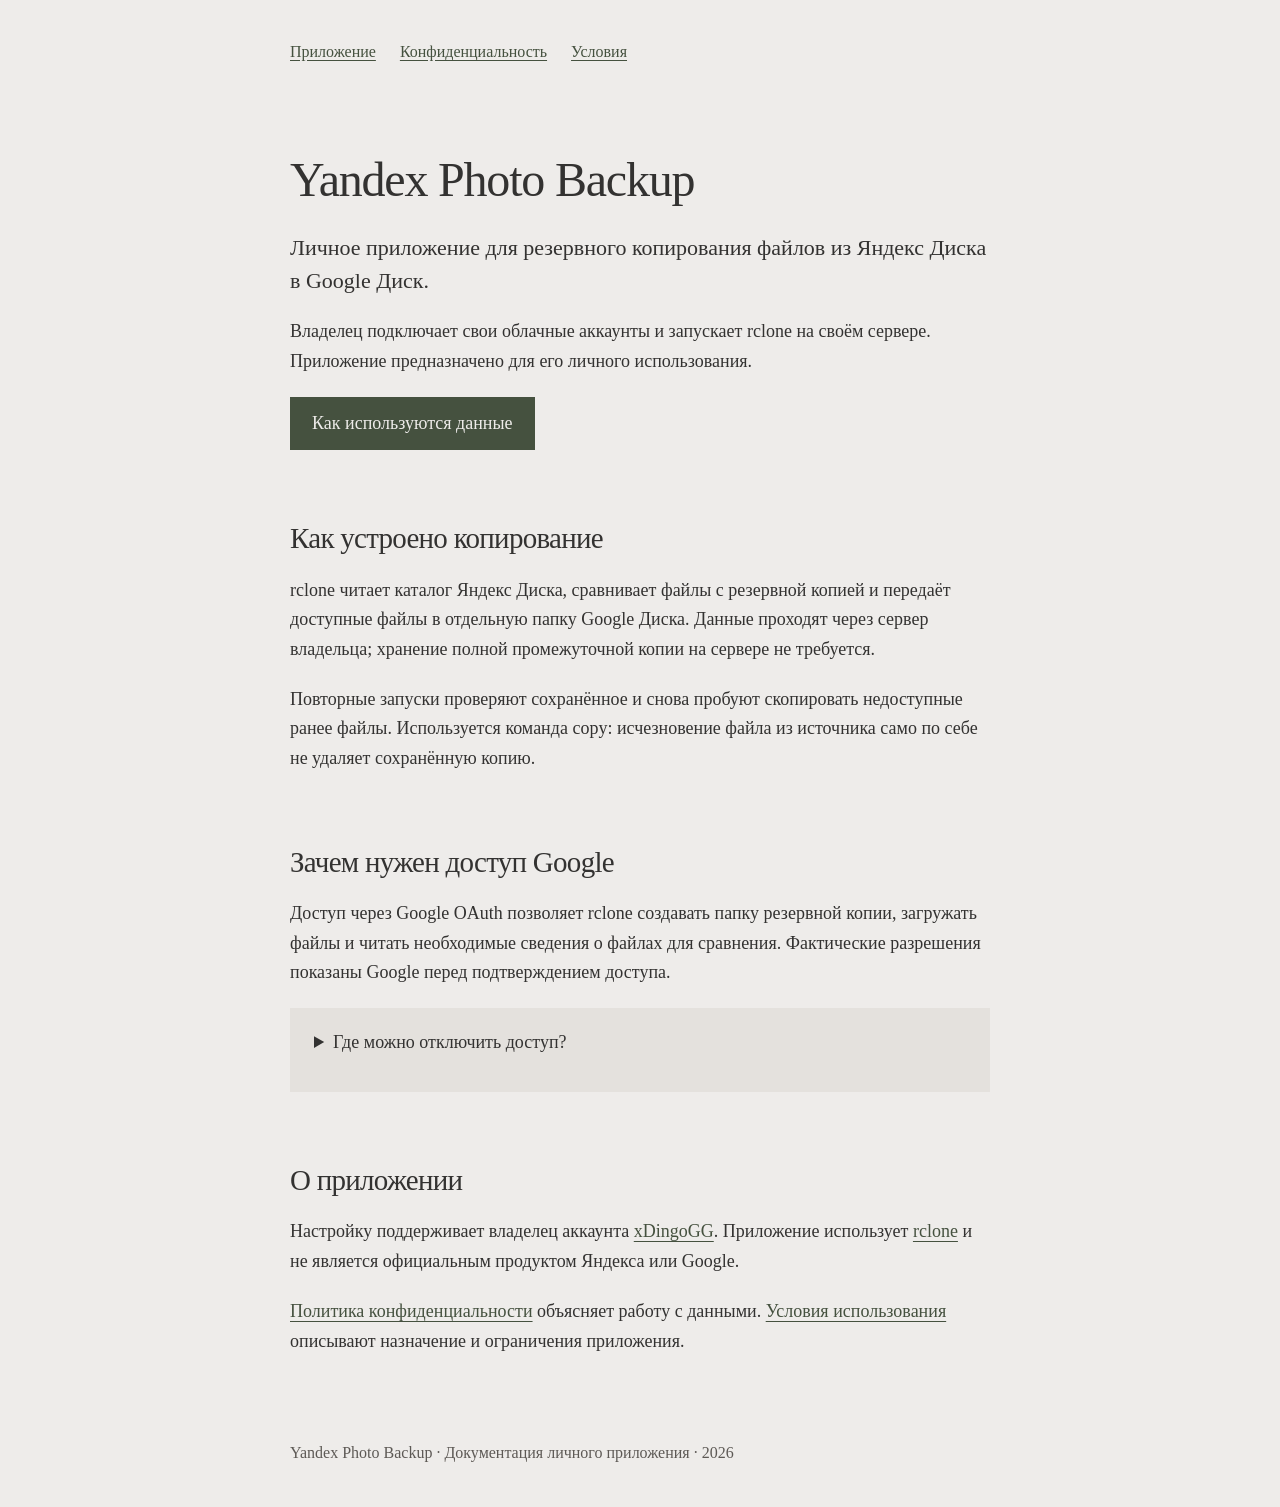
<file: index.html>
<!doctype html>
<html lang="ru">
<head>
  <meta charset="utf-8">
  <meta name="viewport" content="width=device-width, initial-scale=1">
  <meta name="description" content="Yandex Photo Backup — личное приложение для резервного копирования файлов из Яндекс Диска в Google Диск с помощью rclone.">
  <title>Yandex Photo Backup</title>
  <link rel="stylesheet" href="style.css">
</head>
<body>
  <header><nav aria-label="Разделы сайта"><a href="index.html" aria-current="page">Приложение</a><a href="privacy.html">Конфиденциальность</a><a href="terms.html">Условия</a></nav></header>
  <main>
    <h1>Yandex Photo Backup</h1>
    <p class="lead">Личное приложение для резервного копирования файлов из Яндекс Диска в Google Диск.</p>
    <p>Владелец подключает свои облачные аккаунты и запускает rclone на своём сервере. Приложение предназначено для его личного использования.</p>
    <a class="action" href="privacy.html">Как используются данные</a>
    <section aria-labelledby="copy-title">
      <h2 id="copy-title">Как устроено копирование</h2>
      <p>rclone читает каталог Яндекс Диска, сравнивает файлы с резервной копией и передаёт доступные файлы в отдельную папку Google Диска. Данные проходят через сервер владельца; хранение полной промежуточной копии на сервере не требуется.</p>
      <p>Повторные запуски проверяют сохранённое и снова пробуют скопировать недоступные ранее файлы. Используется команда copy: исчезновение файла из источника само по себе не удаляет сохранённую копию.</p>
    </section>
    <section aria-labelledby="access-title">
      <h2 id="access-title">Зачем нужен доступ Google</h2>
      <p>Доступ через Google OAuth позволяет rclone создавать папку резервной копии, загружать файлы и читать необходимые сведения о файлах для сравнения. Фактические разрешения показаны Google перед подтверждением доступа.</p>
      <details><summary>Где можно отключить доступ?</summary><p>Владелец может отозвать разрешение в <a href="https://myaccount.google.com/connections">подключениях своего аккаунта Google</a>. Последующие операции с этим доступом перестанут работать; уже сохранённые файлы остаются под управлением владельца.</p></details>
    </section>
    <section aria-labelledby="owner-title">
      <h2 id="owner-title">О приложении</h2>
      <p>Настройку поддерживает владелец аккаунта <a href="https://github.com/xDingoGG">xDingoGG</a>. Приложение использует <a href="https://rclone.org/">rclone</a> и не является официальным продуктом Яндекса или Google.</p>
      <p><a href="privacy.html">Политика конфиденциальности</a> объясняет работу с данными. <a href="terms.html">Условия использования</a> описывают назначение и ограничения приложения.</p>
    </section>
  </main>
  <footer><p>Yandex Photo Backup · Документация личного приложения · 2026</p></footer>
</body>
</html>
</file>
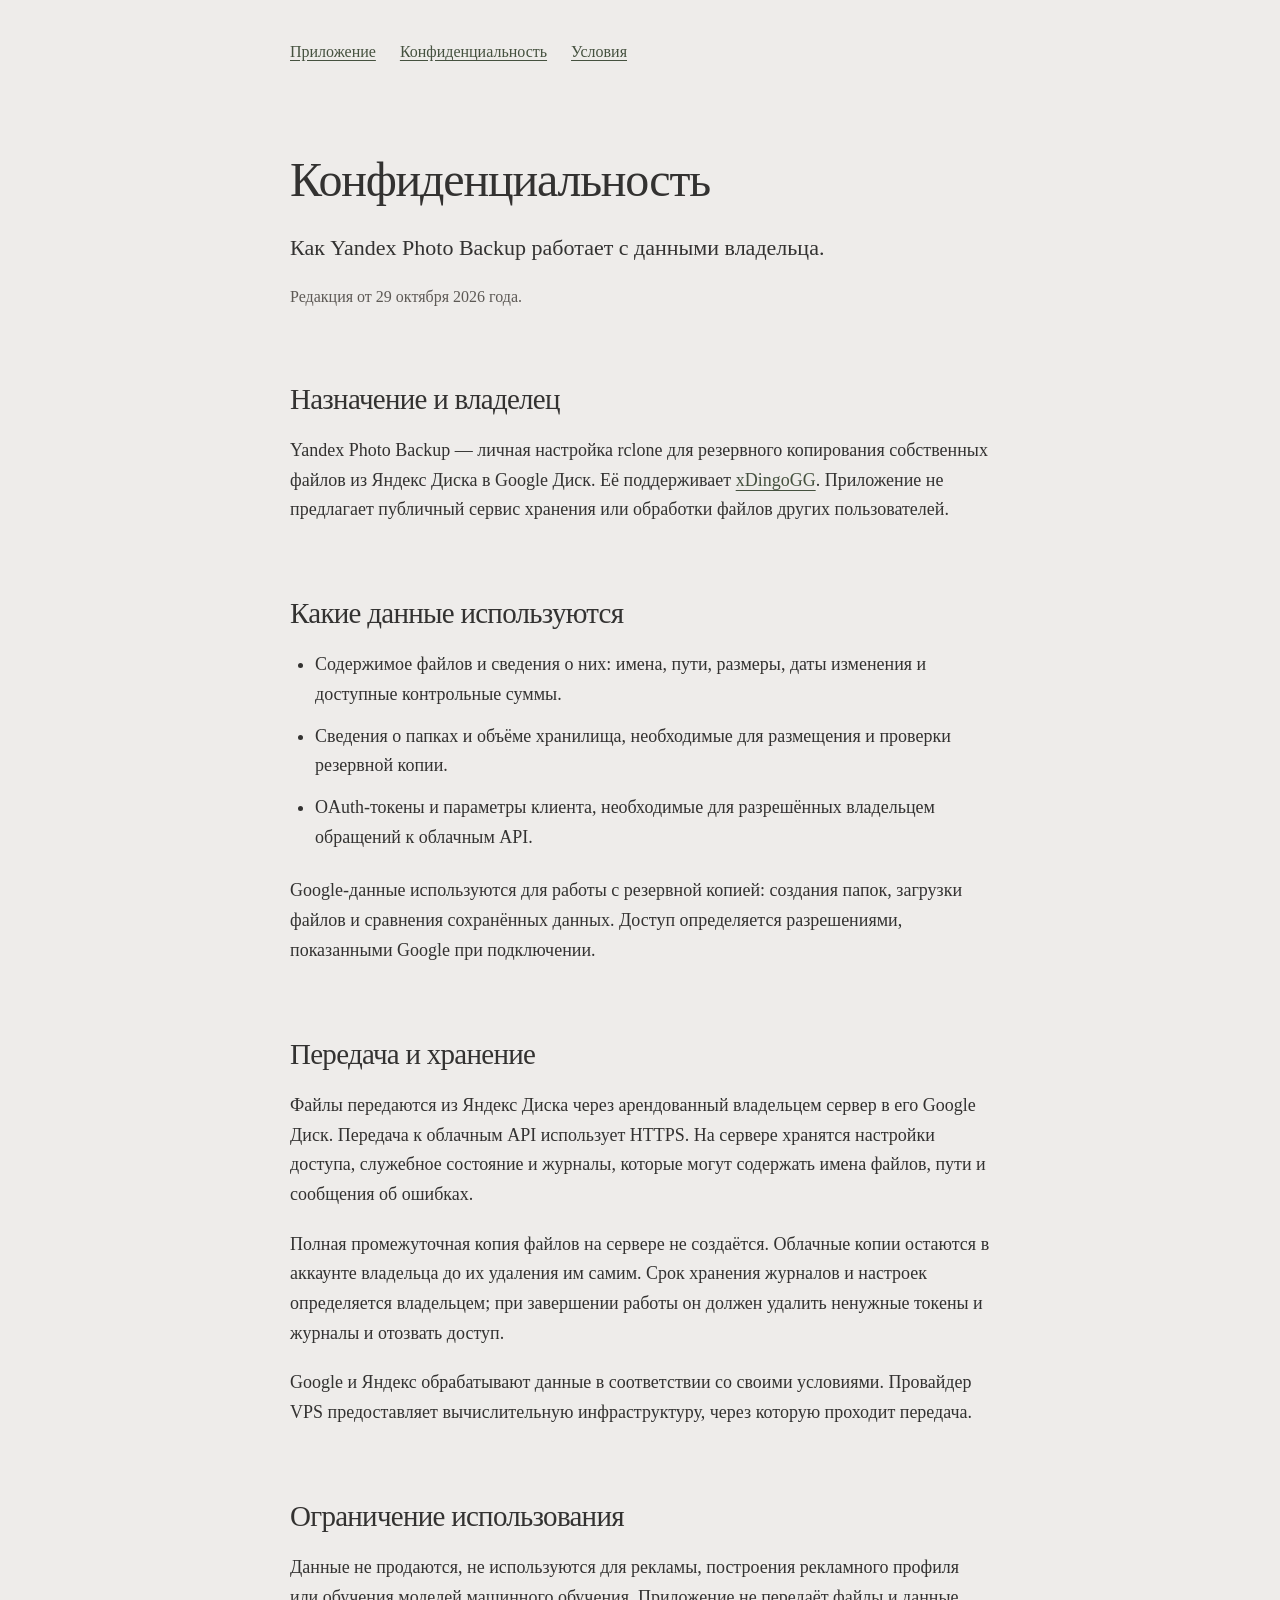
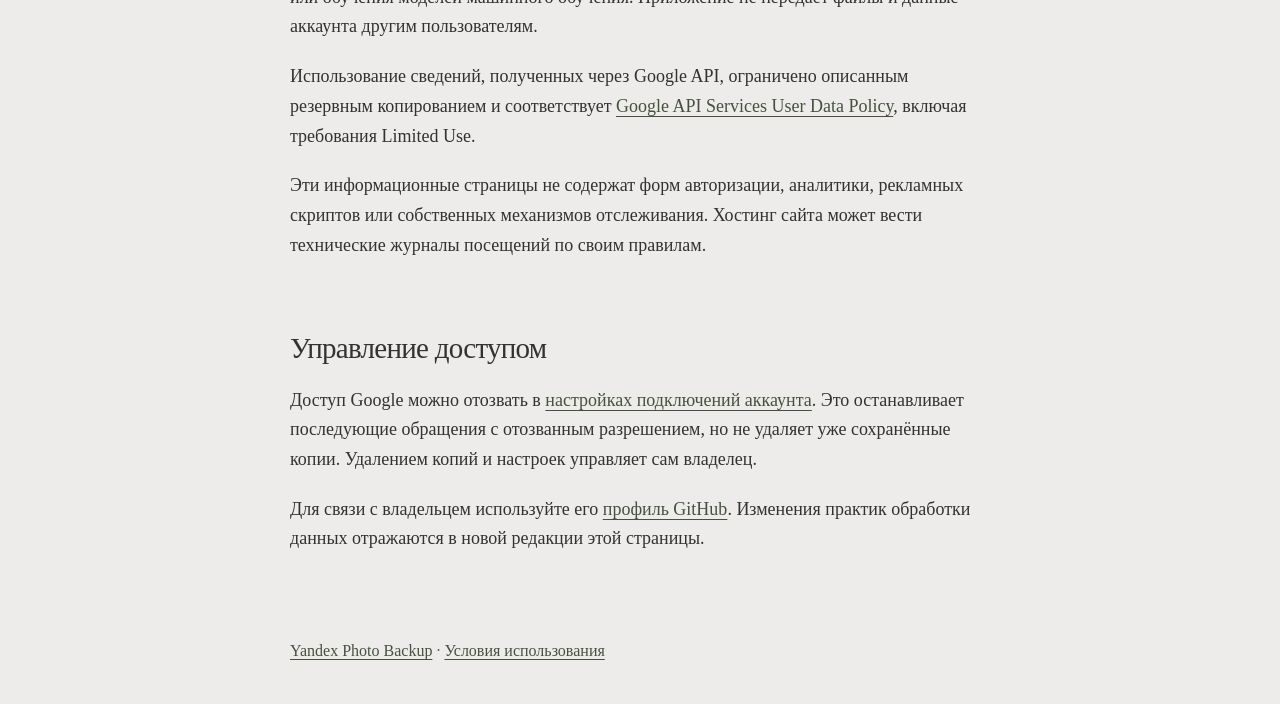
<file: privacy.html>
<!doctype html>
<html lang="ru">
<head>
  <meta charset="utf-8">
  <meta name="viewport" content="width=device-width, initial-scale=1">
  <meta name="description" content="Политика конфиденциальности личного приложения Yandex Photo Backup.">
  <title>Конфиденциальность — Yandex Photo Backup</title>
  <link rel="stylesheet" href="style.css">
</head>
<body>
  <header><nav aria-label="Разделы сайта"><a href="index.html">Приложение</a><a href="privacy.html" aria-current="page">Конфиденциальность</a><a href="terms.html">Условия</a></nav></header>
  <main>
    <h1>Конфиденциальность</h1>
    <p class="lead">Как Yandex Photo Backup работает с данными владельца.</p>
    <p class="date">Редакция от 29 октября 2026 года.</p>
    <section aria-labelledby="purpose-title">
      <h2 id="purpose-title">Назначение и владелец</h2>
      <p>Yandex Photo Backup — личная настройка rclone для резервного копирования собственных файлов из Яндекс Диска в Google Диск. Её поддерживает <a href="https://github.com/xDingoGG">xDingoGG</a>. Приложение не предлагает публичный сервис хранения или обработки файлов других пользователей.</p>
    </section>
    <section aria-labelledby="data-title">
      <h2 id="data-title">Какие данные используются</h2>
      <ul>
        <li>Содержимое файлов и сведения о них: имена, пути, размеры, даты изменения и доступные контрольные суммы.</li>
        <li>Сведения о папках и объёме хранилища, необходимые для размещения и проверки резервной копии.</li>
        <li>OAuth-токены и параметры клиента, необходимые для разрешённых владельцем обращений к облачным API.</li>
      </ul>
      <p>Google-данные используются для работы с резервной копией: создания папок, загрузки файлов и сравнения сохранённых данных. Доступ определяется разрешениями, показанными Google при подключении.</p>
    </section>
    <section aria-labelledby="storage-title">
      <h2 id="storage-title">Передача и хранение</h2>
      <p>Файлы передаются из Яндекс Диска через арендованный владельцем сервер в его Google Диск. Передача к облачным API использует HTTPS. На сервере хранятся настройки доступа, служебное состояние и журналы, которые могут содержать имена файлов, пути и сообщения об ошибках.</p>
      <p>Полная промежуточная копия файлов на сервере не создаётся. Облачные копии остаются в аккаунте владельца до их удаления им самим. Срок хранения журналов и настроек определяется владельцем; при завершении работы он должен удалить ненужные токены и журналы и отозвать доступ.</p>
      <p>Google и Яндекс обрабатывают данные в соответствии со своими условиями. Провайдер VPS предоставляет вычислительную инфраструктуру, через которую проходит передача.</p>
    </section>
    <section aria-labelledby="use-title">
      <h2 id="use-title">Ограничение использования</h2>
      <p>Данные не продаются, не используются для рекламы, построения рекламного профиля или обучения моделей машинного обучения. Приложение не передаёт файлы и данные аккаунта другим пользователям.</p>
      <p>Использование сведений, полученных через Google API, ограничено описанным резервным копированием и соответствует <a href="https://developers.google.com/terms/api-services-user-data-policy">Google API Services User Data Policy</a>, включая требования Limited Use.</p>
      <p>Эти информационные страницы не содержат форм авторизации, аналитики, рекламных скриптов или собственных механизмов отслеживания. Хостинг сайта может вести технические журналы посещений по своим правилам.</p>
    </section>
    <section aria-labelledby="control-title">
      <h2 id="control-title">Управление доступом</h2>
      <p>Доступ Google можно отозвать в <a href="https://myaccount.google.com/connections">настройках подключений аккаунта</a>. Это останавливает последующие обращения с отозванным разрешением, но не удаляет уже сохранённые копии. Удалением копий и настроек управляет сам владелец.</p>
      <p>Для связи с владельцем используйте его <a href="https://github.com/xDingoGG">профиль GitHub</a>. Изменения практик обработки данных отражаются в новой редакции этой страницы.</p>
    </section>
  </main>
  <footer><p><a href="index.html">Yandex Photo Backup</a> · <a href="terms.html">Условия использования</a></p></footer>
</body>
</html>
</file>
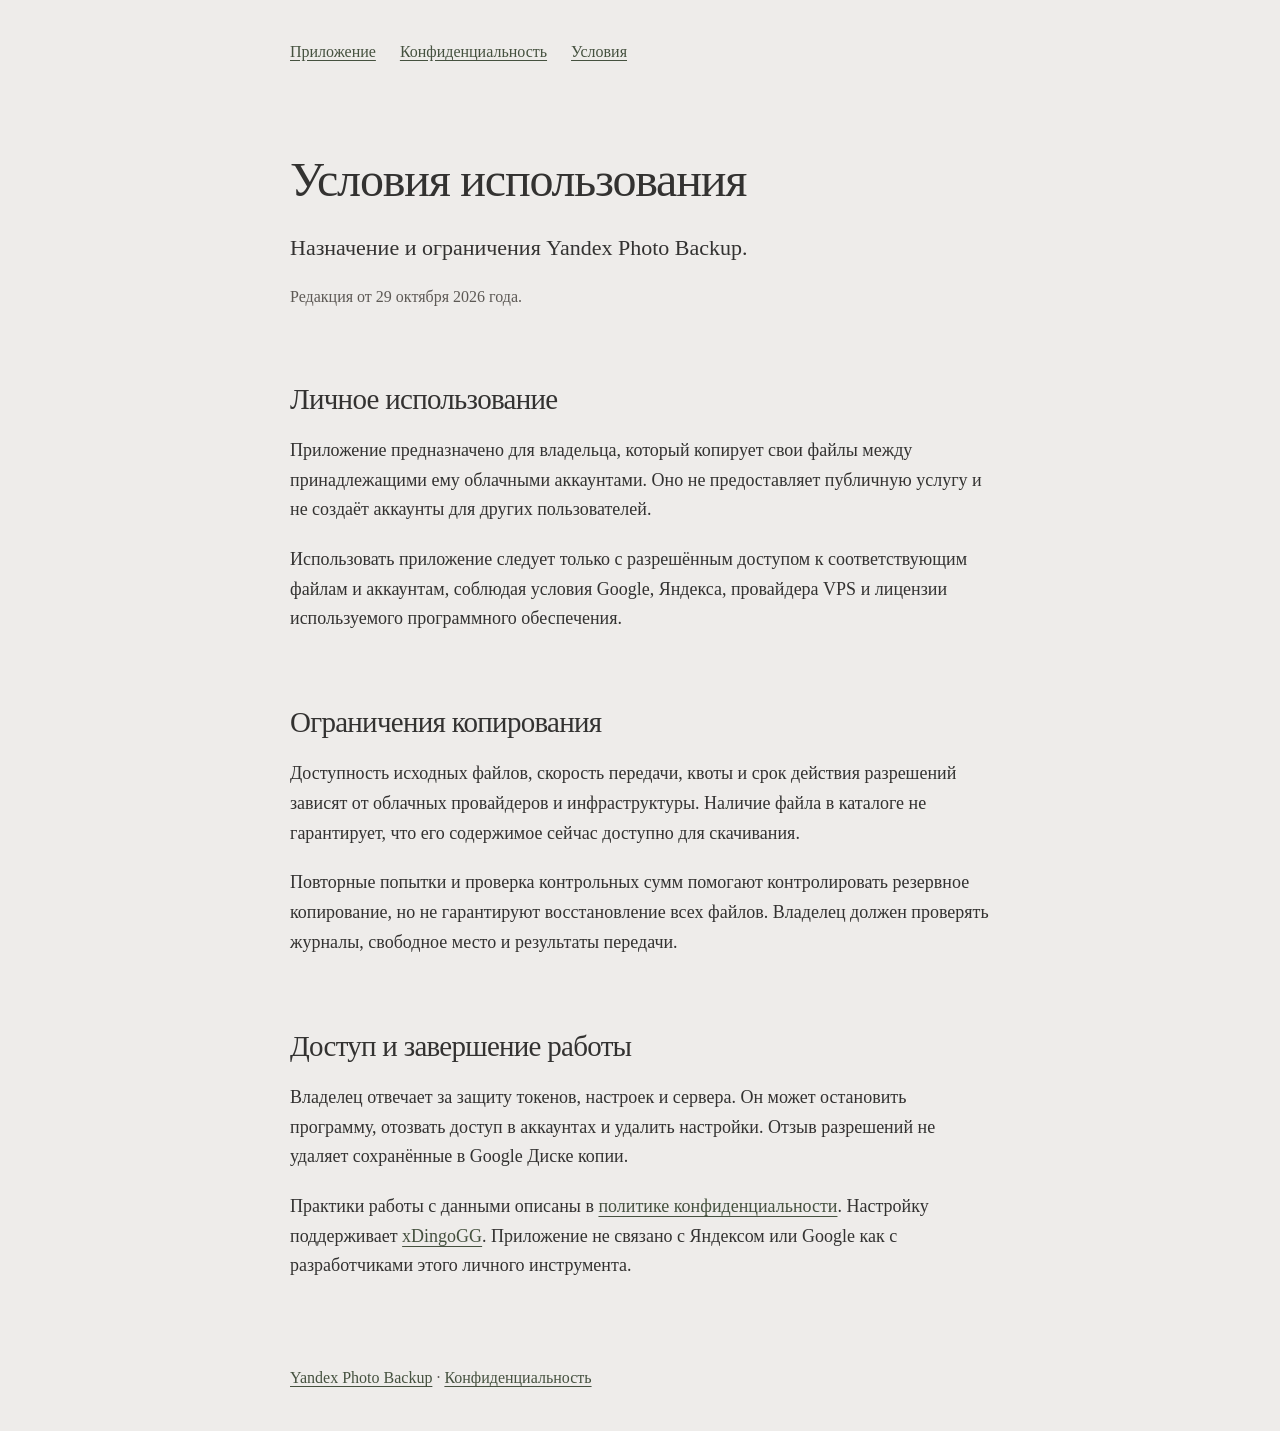
<file: terms.html>
<!doctype html>
<html lang="ru">
<head>
  <meta charset="utf-8">
  <meta name="viewport" content="width=device-width, initial-scale=1">
  <meta name="description" content="Назначение и условия использования личного приложения Yandex Photo Backup.">
  <title>Условия использования — Yandex Photo Backup</title>
  <link rel="stylesheet" href="style.css">
</head>
<body>
  <header><nav aria-label="Разделы сайта"><a href="index.html">Приложение</a><a href="privacy.html">Конфиденциальность</a><a href="terms.html" aria-current="page">Условия</a></nav></header>
  <main>
    <h1>Условия использования</h1>
    <p class="lead">Назначение и ограничения Yandex Photo Backup.</p>
    <p class="date">Редакция от 29 октября 2026 года.</p>
    <section aria-labelledby="personal-title">
      <h2 id="personal-title">Личное использование</h2>
      <p>Приложение предназначено для владельца, который копирует свои файлы между принадлежащими ему облачными аккаунтами. Оно не предоставляет публичную услугу и не создаёт аккаунты для других пользователей.</p>
      <p>Использовать приложение следует только с разрешённым доступом к соответствующим файлам и аккаунтам, соблюдая условия Google, Яндекса, провайдера VPS и лицензии используемого программного обеспечения.</p>
    </section>
    <section aria-labelledby="limits-title">
      <h2 id="limits-title">Ограничения копирования</h2>
      <p>Доступность исходных файлов, скорость передачи, квоты и срок действия разрешений зависят от облачных провайдеров и инфраструктуры. Наличие файла в каталоге не гарантирует, что его содержимое сейчас доступно для скачивания.</p>
      <p>Повторные попытки и проверка контрольных сумм помогают контролировать резервное копирование, но не гарантируют восстановление всех файлов. Владелец должен проверять журналы, свободное место и результаты передачи.</p>
    </section>
    <section aria-labelledby="security-title">
      <h2 id="security-title">Доступ и завершение работы</h2>
      <p>Владелец отвечает за защиту токенов, настроек и сервера. Он может остановить программу, отозвать доступ в аккаунтах и удалить настройки. Отзыв разрешений не удаляет сохранённые в Google Диске копии.</p>
      <p>Практики работы с данными описаны в <a href="privacy.html">политике конфиденциальности</a>. Настройку поддерживает <a href="https://github.com/xDingoGG">xDingoGG</a>. Приложение не связано с Яндексом или Google как с разработчиками этого личного инструмента.</p>
    </section>
  </main>
  <footer><p><a href="index.html">Yandex Photo Backup</a> · <a href="privacy.html">Конфиденциальность</a></p></footer>
</body>
</html>
</file>
<file: style.css>
:root {
  color-scheme: light;
  --paper: #eeecea;
  --ink: #333231;
  --muted: #5d5955;
  --accent: #45513f;
  --surface: #e4e1dd;
}
* { box-sizing: border-box; }
html { scroll-behavior: auto; }
body {
  margin: 0;
  background: var(--paper);
  color: var(--ink);
  font-family: Georgia, "Times New Roman", serif;
  font-size: 18px;
  line-height: 1.65;
}
a { color: var(--accent); text-underline-offset: .2em; }
a:hover { text-decoration-thickness: .14em; }
a:focus-visible, summary:focus-visible { outline: 3px solid var(--accent); outline-offset: 5px; }
header, main, footer { width: min(100% - 40px, 700px); margin-inline: auto; }
header { padding-block: 30px; }
nav { display: flex; flex-wrap: wrap; gap: 10px 24px; font-size: 16px; }
nav a { display: inline-flex; align-items: center; min-height: 44px; }
main { padding-top: 48px; padding-bottom: 64px; }
h1, h2 { font-weight: 400; line-height: 1.15; letter-spacing: -.025em; text-wrap: balance; }
h1 { font-size: clamp(34px, 5vw, 48px); margin: 0 0 24px; }
h2 { font-size: 29px; margin: 0 0 20px; }
p { margin: 0 0 20px; }
.lead { font-size: 22px; line-height: 1.5; }
.date { color: var(--muted); font-size: 16px; }
section { margin-top: 72px; }
ul { margin: 0 0 24px; padding-left: 25px; }
li + li { margin-top: 12px; }
.action { display: inline-block; padding: 12px 22px; background: var(--accent); color: var(--paper); text-decoration: none; }
.action:hover { text-decoration: underline; }
details { background: var(--surface); padding: 20px 24px; margin-top: 20px; }
summary { cursor: pointer; min-height: 44px; }
details p { margin-top: 12px; margin-bottom: 0; }
footer { padding-bottom: 40px; font-size: 16px; color: var(--muted); }
footer p { margin: 0; }
@media (max-width: 500px) {
  body { font-size: 17px; }
  main { padding-top: 30px; }
  nav { gap: 4px 18px; }
  .lead { font-size: 20px; }
  h2 { font-size: 26px; }
  section { margin-top: 52px; }
}
</file>
